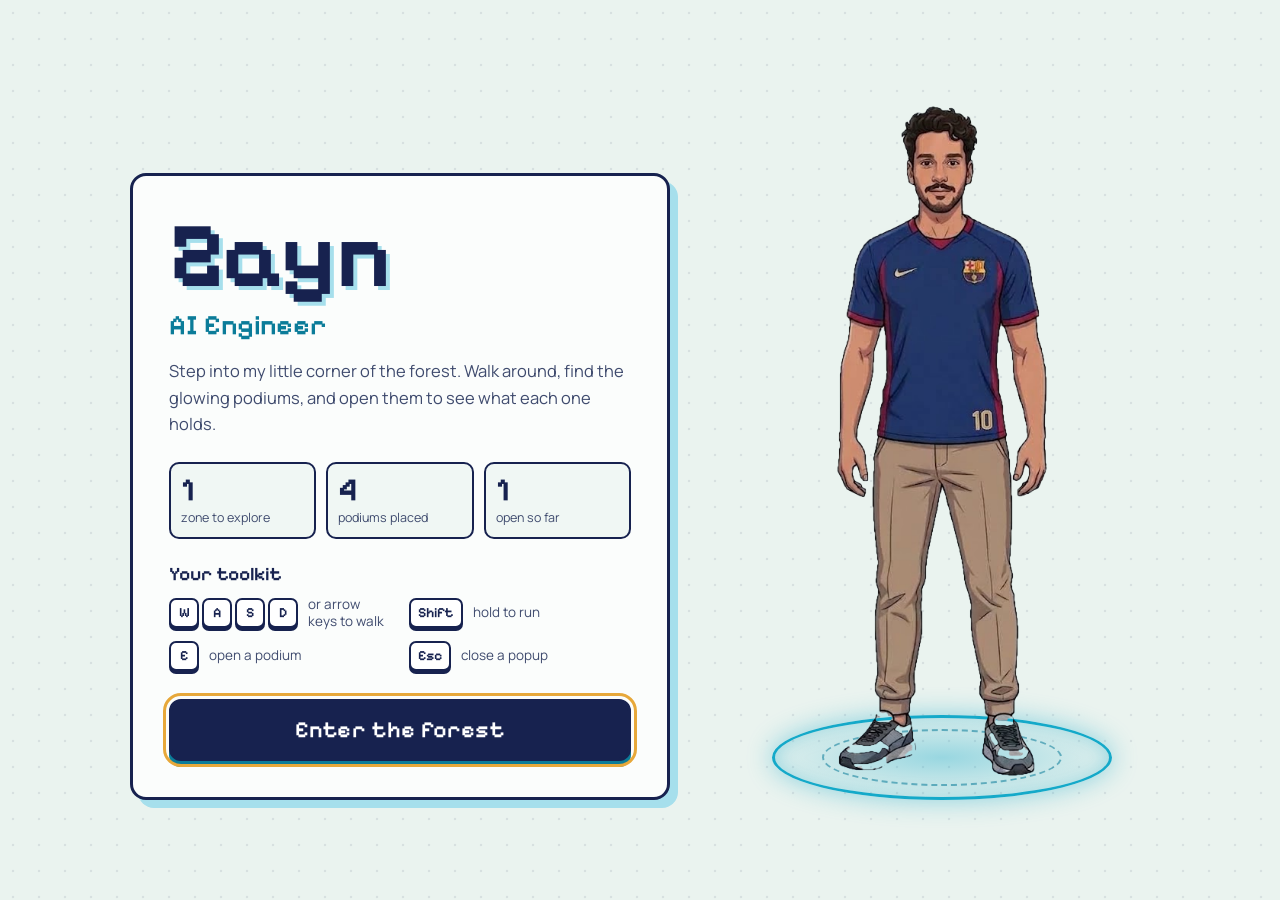
<file: zayn-portfolio/index.html>
<!doctype html>
<html lang="en">
<head>
  <meta charset="utf-8">
  <meta name="viewport" content="width=device-width, initial-scale=1, viewport-fit=cover">
  <title>Zayn · AI Engineer</title>
  <meta name="description" content="Zayn's interactive portfolio. Walk through a little forest and open the podiums to learn more.">
  <meta name="theme-color" content="#EAF3EF">
  <link rel="icon" href="assets/zayn-face.png">
  <link rel="preload" href="assets/fonts/pixelify-sans-latin-700-normal.woff2" as="font" type="font/woff2" crossorigin>
  <link rel="stylesheet" href="css/style.css">
</head>
<body>

  <!-- ───────── Start screen ───────── -->
  <main id="splash" class="splash">
    <div class="splash__scene">
      <section class="card" aria-labelledby="hero-name">
        <h1 id="hero-name" class="card__name">Zayn</h1>
        <p class="card__role">AI Engineer</p>
        <p id="splash-intro" class="card__intro"></p>

        <ul id="stats" class="stats" aria-label="About this portfolio"></ul>

        <div class="toolkit">
          <h2 class="toolkit__title">Your toolkit</h2>
          <ul class="toolkit__list toolkit__list--keys">
            <li><span class="keys"><kbd>W</kbd><kbd>A</kbd><kbd>S</kbd><kbd>D</kbd></span><span>or arrow keys to walk</span></li>
            <li><span class="keys"><kbd>Shift</kbd></span><span>hold to run</span></li>
            <li><span class="keys"><kbd>E</kbd></span><span>open a podium</span></li>
            <li><span class="keys"><kbd>Esc</kbd></span><span>close a popup</span></li>
          </ul>
          <ul class="toolkit__list toolkit__list--touch">
            <li><span class="keys"><kbd>Stick</kbd></span><span>drag to walk, push far to run</span></li>
            <li><span class="keys"><kbd>Talk</kbd></span><span>tap beside a podium to open it</span></li>
          </ul>
        </div>

        <button id="start" class="cta" type="button" disabled>Loading the forest…</button>
        <p id="load-error" class="card__error" role="alert" hidden></p>
      </section>

      <div class="hero" role="img" aria-label="Illustration of Zayn in a navy and maroon football shirt and khaki trousers, standing on a glowing pad">
        <div class="hero__pad" aria-hidden="true"></div>
        <img class="hero__img" src="assets/zayn-portrait.png" alt="" width="286" height="891">
      </div>
    </div>
  </main>

  <!-- ───────── Game ───────── -->
  <div id="stage" class="stage" hidden>
    <canvas id="game" aria-label="Interactive forest. Walk with the arrow keys or WASD, or use the on-screen stick."></canvas>

    <div class="hud hud--id">
      <img src="assets/zayn-face.png" alt="" width="36" height="36">
      <div><strong>Zayn</strong><span>AI Engineer</span></div>
    </div>
    <button id="menu" class="hud hud--menu" type="button">Menu</button>
    <p id="hint" class="hint" role="status"></p>

    <div id="bubble" class="bubble" hidden></div>

    <div id="stick" class="stick" aria-hidden="true"><div id="knob" class="stick__knob"></div></div>
    <button id="act" class="act" type="button" hidden>Talk</button>
  </div>

  <!-- ───────── Popup ───────── -->
  <div id="dialog" class="dialog" hidden>
    <div class="dialog__scrim" data-close></div>
    <article class="dialog__card" role="dialog" aria-modal="true" aria-labelledby="dlg-title">
      <header class="dialog__head">
        <img class="dialog__avatar" src="assets/zayn-face.png" alt="" width="52" height="52">
        <div class="dialog__who"><strong>Zayn</strong><span>AI Engineer</span></div>
        <button class="dialog__x" type="button" data-close aria-label="Close">&times;</button>
      </header>
      <h2 id="dlg-title" class="dialog__title"></h2>
      <div id="dlg-body" class="dialog__body"></div>
      <footer class="dialog__foot">
        <button id="dlg-close" class="cta cta--small" type="button" data-close>Back to the forest</button>
      </footer>
    </article>
  </div>

  <script src="js/world.js"></script>
  <script src="js/atlas.js"></script>
  <script src="js/content.js"></script>
  <script src="js/game.js"></script>
</body>
</html>
</file>
<file: zayn-portfolio/css/style.css>
/* ───────────────────────────────────────────────
   Zayn's portfolio · light "morning glade" theme
   Navy comes from the jersey, cyan from the crystals,
   gold from the treasure pedestal.
   ─────────────────────────────────────────────── */
@font-face { font-family: "Pixelify Sans"; font-weight: 600; font-style: normal; font-display: swap;
  src: url("../assets/fonts/pixelify-sans-latin-600-normal.woff2") format("woff2"); }
@font-face { font-family: "Pixelify Sans"; font-weight: 700; font-style: normal; font-display: swap;
  src: url("../assets/fonts/pixelify-sans-latin-700-normal.woff2") format("woff2"); }
@font-face { font-family: "Manrope"; font-weight: 400; font-style: normal; font-display: swap;
  src: url("../assets/fonts/manrope-latin-400-normal.woff2") format("woff2"); }
@font-face { font-family: "Manrope"; font-weight: 500; font-style: normal; font-display: swap;
  src: url("../assets/fonts/manrope-latin-500-normal.woff2") format("woff2"); }
@font-face { font-family: "Manrope"; font-weight: 700; font-style: normal; font-display: swap;
  src: url("../assets/fonts/manrope-latin-700-normal.woff2") format("woff2"); }

:root {
  --mist: #eaf3ef;
  --mist-deep: #d9e9e3;
  --panel: #fbfdfc;
  --tile: #f0f7f4;
  --ink: #17224f;
  --ink-soft: #3f4b6e;
  --crystal: #14a9c9;
  --crystal-deep: #0b7c99;
  --crystal-soft: #a6dfec;
  --gold: #e7a83a;
  --maroon: #86213f;

  --font-display: "Pixelify Sans", "Trebuchet MS", system-ui, sans-serif;
  --font-body: "Manrope", system-ui, -apple-system, "Segoe UI", sans-serif;
}

*, *::before, *::after { box-sizing: border-box; }
html, body { height: 100%; margin: 0; }
body {
  background: var(--mist);
  color: var(--ink);
  font-family: var(--font-body);
  -webkit-font-smoothing: antialiased;
  overflow: hidden;
}
[hidden] { display: none !important; }
button { font: inherit; color: inherit; }
:focus-visible { outline: 3px solid var(--gold); outline-offset: 3px; }

/* ───────── Start screen ───────── */
.splash {
  position: fixed; inset: 0;
  overflow-y: auto;
  display: grid; place-items: center;
  padding: 28px 24px;
  background-color: var(--mist);
  background-image: radial-gradient(rgba(23, 34, 79, .09) 1.4px, transparent 1.6px);
  background-size: 26px 26px;
  transition: opacity .45s ease;
}
.splash.is-leaving { opacity: 0; pointer-events: none; }

.splash__scene {
  width: 100%; max-width: 1020px;
  display: grid;
  grid-template-columns: minmax(0, 540px) minmax(240px, 1fr);
  align-items: end;
  gap: clamp(24px, 5vw, 64px);
}

/* Card */
.card {
  background: var(--panel);
  border: 3px solid var(--ink);
  border-radius: 16px;
  box-shadow: 8px 8px 0 var(--crystal-soft);
  padding: clamp(22px, 3.4vw, 36px);
}
.card__name {
  margin: 0;
  font: 700 clamp(60px, 9vw, 92px)/.95 var(--font-display);
  letter-spacing: .01em;
  color: var(--ink);
  text-shadow: 4px 4px 0 var(--crystal-soft);
}
.card__role {
  margin: 10px 0 0;
  font: 600 clamp(22px, 3vw, 28px)/1.1 var(--font-display);
  color: var(--crystal-deep);
}
.card__intro {
  margin: 18px 0 0;
  max-width: 46ch;
  font-size: 16.5px; line-height: 1.6;
  color: var(--ink-soft);
}
.card__error {
  margin: 12px 0 0; padding: 10px 12px;
  border: 2px solid var(--maroon); border-radius: 10px;
  background: #fbeef2; color: var(--maroon);
  font-size: 14px; line-height: 1.45;
}

/* Stat tiles */
.stats {
  list-style: none; margin: 24px 0 0; padding: 0;
  display: grid; grid-template-columns: repeat(3, 1fr); gap: 10px;
}
.stats li {
  background: var(--tile);
  border: 2px solid var(--ink);
  border-radius: 10px;
  padding: 10px 10px 11px;
}
.stats strong {
  display: block;
  font: 700 32px/1 var(--font-display);
  color: var(--ink);
}
.stats span { display: block; margin-top: 4px; font-size: 12.5px; line-height: 1.3; color: var(--ink-soft); }

/* Toolkit */
.toolkit { margin-top: 24px; }
.toolkit__title { margin: 0 0 10px; font: 600 19px/1.2 var(--font-display); color: var(--ink); }
.toolkit__list { list-style: none; margin: 0; padding: 0; display: grid; gap: 8px 18px; grid-template-columns: 1fr 1fr; }
.toolkit__list li { display: flex; align-items: center; gap: 10px; min-height: 34px; font-size: 13.5px; line-height: 1.3; color: var(--ink-soft); }
.keys { display: inline-flex; gap: 3px; flex: none; }
kbd {
  display: inline-grid; place-items: center;
  min-width: 30px; height: 30px; padding: 0 7px;
  background: #fff;
  border: 2px solid var(--ink); border-radius: 7px;
  box-shadow: 0 3px 0 var(--ink);
  font: 600 14px/1 var(--font-display);
  color: var(--ink);
}
.toolkit__list--touch { display: none; grid-template-columns: 1fr; }
@media (pointer: coarse) {
  .toolkit__list--keys { display: none; }
  .toolkit__list--touch { display: grid; }
}

/* Button */
.cta {
  display: block; width: 100%;
  margin-top: 26px; padding: 15px 20px 16px;
  background: var(--ink); color: #fff;
  border: 3px solid var(--ink); border-radius: 12px;
  box-shadow: 0 6px 0 var(--crystal-deep);
  font: 600 23px/1.1 var(--font-display);
  letter-spacing: .01em;
  cursor: pointer;
  transition: transform .08s ease, box-shadow .08s ease, background-color .15s ease;
}
.cta:hover:not(:disabled) { background: #22307a; transform: translateY(2px); box-shadow: 0 4px 0 var(--crystal-deep); }
.cta:active:not(:disabled) { transform: translateY(6px); box-shadow: 0 0 0 var(--crystal-deep); }
.cta:disabled { opacity: .55; cursor: progress; }
.cta--small { width: auto; margin: 0; padding: 11px 20px 12px; font-size: 18px; box-shadow: 0 5px 0 var(--crystal-deep); }

/* Character beside the card */
.hero {
  position: relative;
  display: flex; align-items: flex-end; justify-content: center;
  height: min(78vh, 700px); min-height: 320px;
}
.hero__pad {
  position: absolute; bottom: 0; left: 50%;
  width: min(100%, 340px); aspect-ratio: 4 / 1;
  transform: translateX(-50%);
  border-radius: 50%;
  border: 3px solid var(--crystal);
  background: radial-gradient(ellipse at center, rgba(20, 169, 201, .38), rgba(20, 169, 201, .06) 70%);
  box-shadow: 0 0 26px rgba(20, 169, 201, .45), inset 0 0 18px rgba(20, 169, 201, .35);
}
.hero__pad::after {
  content: ""; position: absolute; inset: 14%;
  border-radius: 50%; border: 2px dashed rgba(11, 124, 153, .55);
}
.hero__img {
  position: relative; z-index: 1;
  height: calc(100% - 22px); width: auto; max-width: 100%;
  margin-bottom: 20px;
  transform-origin: 50% 100%;
  animation: breathe 3.6s ease-in-out infinite;
  user-select: none; -webkit-user-drag: none;
}
@keyframes breathe { 0%, 100% { transform: scaleY(1); } 50% { transform: scaleY(1.011); } }

@media (max-width: 860px) {
  .splash { place-items: start center; }
  .splash__scene { grid-template-columns: 1fr; max-width: 560px; gap: 6px; }
  .hero { order: -1; height: 210px; min-height: 0; }
  .hero__pad { width: 230px; }
  .card { box-shadow: 6px 6px 0 var(--crystal-soft); }
}
@media (max-width: 420px) {
  .stats { gap: 8px; }
  .stats strong { font-size: 27px; }
  .toolkit__list { grid-template-columns: 1fr; }
}

/* ───────── Game stage ───────── */
.stage { position: fixed; inset: 0; overflow: hidden; background: #16301f; touch-action: none; user-select: none; -webkit-user-select: none; }
.stage::before { /* blurred map fills the gutters on wide screens */
  content: ""; position: absolute; inset: -30px;
  background: url("../assets/forest.jpg") center / cover;
  filter: blur(22px) brightness(.55) saturate(1.1);
}
#game { position: absolute; inset: 0; width: 100%; height: 100%; display: block; }

.hud {
  position: absolute; z-index: 5;
  background: var(--panel);
  border: 2px solid var(--ink); border-radius: 12px;
  box-shadow: 3px 3px 0 var(--crystal-soft);
}
.hud--id {
  top: max(14px, env(safe-area-inset-top)); left: max(14px, env(safe-area-inset-left));
  display: flex; align-items: center; gap: 10px;
  padding: 6px 14px 6px 6px;
}
.hud--id img { width: 36px; height: 36px; border-radius: 9px; border: 2px solid var(--ink); background: var(--tile); object-fit: cover; }
.hud--id strong { display: block; font: 600 17px/1 var(--font-display); }
.hud--id span { display: block; margin-top: 2px; font-size: 12px; color: var(--ink-soft); }
.hud--menu {
  top: max(14px, env(safe-area-inset-top)); right: max(14px, env(safe-area-inset-right));
  padding: 9px 16px; cursor: pointer;
  font: 600 16px/1 var(--font-display);
}
.hud--menu:hover { background: #fff; }

.hint {
  position: absolute; z-index: 5; left: 50%; bottom: max(26px, env(safe-area-inset-bottom));
  transform: translateX(-50%);
  max-width: min(92vw, 520px); margin: 0; padding: 10px 16px;
  background: var(--ink); color: #fff;
  border-radius: 999px;
  font-size: 14px; line-height: 1.35; text-align: center;
  transition: opacity .5s ease;
  pointer-events: none;
}
.hint.is-gone { opacity: 0; }

/* Prompt above a podium */
.bubble {
  position: absolute; left: 0; top: 0; z-index: 6;
  display: inline-flex; align-items: center; gap: 8px;
  padding: 7px 12px 7px 8px;
  background: var(--panel); color: var(--ink);
  border: 2px solid var(--ink); border-radius: 12px;
  box-shadow: 3px 3px 0 var(--crystal-soft);
  font: 600 15px/1 var(--font-display);
  white-space: nowrap;
  cursor: pointer;
  will-change: transform;
}
.bubble::after {
  content: ""; position: absolute; left: 50%; bottom: -8px; width: 12px; height: 12px;
  background: var(--panel);
  border-right: 2px solid var(--ink); border-bottom: 2px solid var(--ink);
  transform: translateX(-50%) rotate(45deg);
}
.bubble kbd { min-width: 26px; height: 26px; font-size: 13px; box-shadow: 0 2px 0 var(--ink); }
.bubble--locked { cursor: default; color: var(--ink-soft); background: var(--tile); }
.bubble--locked::after { background: var(--tile); }

/* Touch controls */
.stick, .act { display: none; }
@media (pointer: coarse) {
  .stick {
    display: block; position: absolute; z-index: 6;
    left: max(22px, env(safe-area-inset-left)); bottom: max(34px, env(safe-area-inset-bottom));
    width: 132px; height: 132px; border-radius: 50%;
    background: rgba(251, 253, 252, .55);
    border: 3px solid rgba(23, 34, 79, .75);
    touch-action: none;
  }
  .stick__knob {
    position: absolute; left: 50%; top: 50%; width: 56px; height: 56px;
    transform: translate(-50%, -50%);
    border-radius: 50%;
    background: var(--ink); border: 3px solid #fff;
    box-shadow: 0 3px 0 rgba(0, 0, 0, .25);
  }
  .act {
    position: absolute; z-index: 6;
    right: max(22px, env(safe-area-inset-right)); bottom: max(46px, env(safe-area-inset-bottom));
    width: 92px; height: 92px; border-radius: 50%;
    background: var(--gold); color: var(--ink);
    border: 3px solid var(--ink);
    box-shadow: 0 5px 0 var(--ink);
    font: 700 20px/1 var(--font-display);
  }
  .act:not([hidden]) { display: block; }
  .act:active { transform: translateY(4px); box-shadow: 0 1px 0 var(--ink); }
  .hint { bottom: calc(max(34px, env(safe-area-inset-bottom)) + 150px); }
}

/* ───────── Popup ───────── */
.dialog { position: fixed; inset: 0; z-index: 20; display: grid; place-items: center; padding: 18px; }
.dialog__scrim { position: absolute; inset: 0; background: rgba(23, 34, 79, .42); animation: fade .2s ease both; }
.dialog__card {
  position: relative;
  width: min(100%, 520px); max-height: min(88dvh, 720px); overflow-y: auto;
  background: var(--panel);
  border: 3px solid var(--ink); border-radius: 16px;
  box-shadow: 8px 8px 0 var(--crystal-soft);
  padding: 20px clamp(18px, 4vw, 28px) 24px;
  animation: pop .22s cubic-bezier(.2, .9, .3, 1.2) both;
}
.dialog__head { display: flex; align-items: center; gap: 12px; }
.dialog__avatar { width: 52px; height: 52px; border-radius: 12px; border: 3px solid var(--ink); background: var(--tile); object-fit: cover; }
.dialog__who { flex: 1; }
.dialog__who strong { display: block; font: 600 20px/1 var(--font-display); }
.dialog__who span { display: block; margin-top: 3px; font-size: 13px; color: var(--ink-soft); }
.dialog__x {
  width: 38px; height: 38px; display: grid; place-items: center;
  background: #fff; border: 2px solid var(--ink); border-radius: 10px;
  font-size: 24px; line-height: 1; cursor: pointer;
}
.dialog__x:hover { background: var(--mist-deep); }
.dialog__title { margin: 22px 0 10px; font: 700 clamp(34px, 7vw, 44px)/1 var(--font-display); text-shadow: 3px 3px 0 var(--crystal-soft); }
.dialog__body p { margin: 0 0 12px; max-width: 56ch; font-size: 16.5px; line-height: 1.62; color: var(--ink-soft); }
.dialog__body p:first-child { color: var(--ink); font-weight: 700; font-size: 18px; }
.dialog__links { display: flex; flex-wrap: wrap; gap: 10px; margin-top: 16px; }
.dialog__links a {
  padding: 9px 14px; border: 2px solid var(--ink); border-radius: 10px;
  background: #fff; color: var(--ink); text-decoration: none;
  font: 600 16px/1 var(--font-display);
  box-shadow: 0 3px 0 var(--ink);
}
.dialog__links a:hover { background: var(--mist-deep); }
.dialog__foot { margin-top: 20px; }

@keyframes fade { from { opacity: 0; } }
@keyframes pop { from { opacity: 0; transform: translateY(14px) scale(.96); } }

@media (prefers-reduced-motion: reduce) {
  .hero__img { animation: none; }
  .dialog__scrim, .dialog__card { animation: none; }
  .splash, .hint, .cta { transition: none; }
}
</file>
